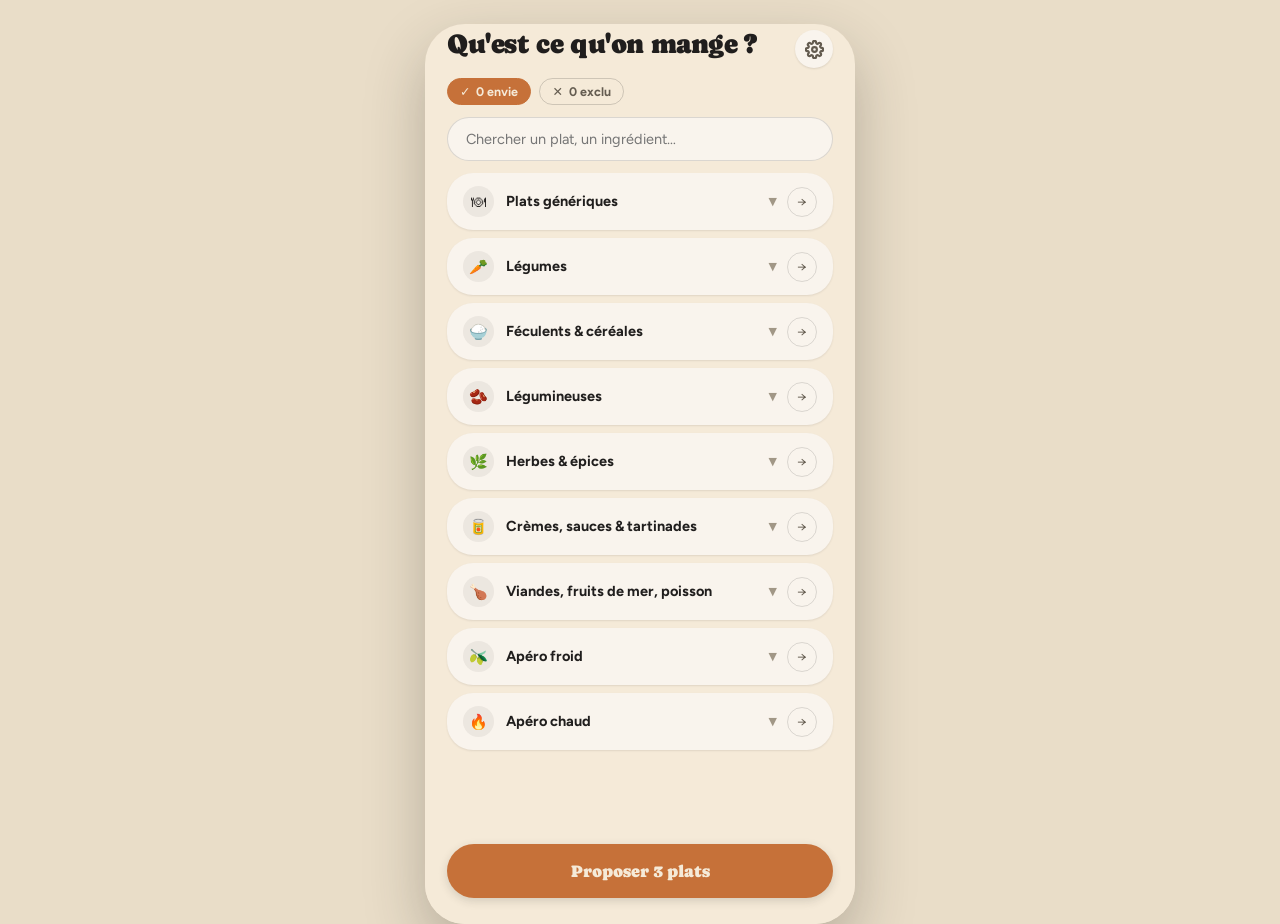
<file: app/index.html>
<!DOCTYPE html>
<html lang="fr">
<head>
<meta charset="utf-8">
<meta name="viewport" content="width=device-width, initial-scale=1, viewport-fit=cover">
<title>Qu'est ce qu'on mange ?</title>
<meta name="description" content="Coche tes envies, l'app te propose trois plats pour ce soir.">
<meta name="theme-color" content="#c67139">
<link rel="manifest" href="./manifest.webmanifest">
<link rel="icon" href="./icons/icon-192.png">
<link rel="apple-touch-icon" href="./icons/apple-touch-icon.png">
<meta name="apple-mobile-web-app-capable" content="yes">
<meta name="apple-mobile-web-app-status-bar-style" content="black-translucent">
<meta name="apple-mobile-web-app-title" content="Qu'est ce qu'on mange ?">
<link rel="preconnect" href="https://fonts.googleapis.com">
<link rel="preconnect" href="https://fonts.gstatic.com" crossorigin>
<link rel="stylesheet" href="https://fonts.googleapis.com/css2?family=Caprasimo&family=Figtree:wght@400;500;600;700;800&display=swap">
<link rel="stylesheet" href="./styles.css">
</head>
<body>
<div id="app">
  <div id="screen" class="screen"></div>
</div>
<script type="module" src="./app.js"></script>
</body>
</html>
</file>
<file: app/styles.css>
:root {
  --color-bg: #f5ead8;
  --color-page: #e9ddc8;
  --color-surface: #f9f4ed;
  --color-text: #201e1d;
  --color-accent: #c67139;
  --color-accent-dark: #8c491a;
  --color-accent-mid: #b2622d;
  --color-accent-100: #ffe1d0;
  --color-accent-2: #7a8a5e;
  --color-accent-2-deep: #3d472b;
  --color-accent-2-100: #f0fae1;
  --color-accent-2-200: #ccdbb2;
  --color-accent-2-500: #8fa073;
  --color-muted: #645c50;
  --color-muted-2: #82796a;
  --color-muted-3: #a19786;
  --color-line: #dcd3c4;
  --font-heading: "Caprasimo", system-ui, sans-serif;
  --font-body: "Figtree", system-ui, sans-serif;
}

* { box-sizing: border-box; }

html, body {
  height: 100%;
  margin: 0;
}

body {
  background: var(--color-page);
  font-family: var(--font-body);
  color: var(--color-text);
  -webkit-tap-highlight-color: transparent;
}

#app {
  width: 100%;
  min-height: 100dvh;
}

#screen {
  height: 100dvh;
  display: flex;
  flex-direction: column;
  position: relative;
  overflow: hidden;
  background: var(--color-bg);
}

@media (min-width: 560px) {
  #app {
    max-width: 430px;
    margin: 0 auto;
  }
  #screen {
    height: min(100dvh, 900px);
    margin: 24px auto;
    border-radius: 40px;
    box-shadow: 0 24px 60px rgba(46, 43, 37, .28);
  }
}

button {
  font-family: inherit;
  border: none;
  background: none;
  padding: 0;
  cursor: pointer;
  color: inherit;
}

a { color: inherit; }

.scr-head { flex: none; padding: 6px 22px 12px; }

.scrl {
  flex: 1;
  overflow-y: auto;
  -webkit-overflow-scrolling: touch;
  padding: 0 22px 120px;
}
.scrl::-webkit-scrollbar { width: 0; }

/* ---- shared bits ---- */

.icon-btn {
  width: 38px; height: 38px; flex: none;
  border-radius: 50%;
  background: var(--color-surface);
  display: flex; align-items: center; justify-content: center;
  font-size: 16px;
  box-shadow: 0 1px 2px rgba(46, 43, 37, .12);
  color: var(--color-muted);
}

.row-with-back { display: flex; align-items: center; gap: 12px; }

.screen-title {
  font: 400 23px/1.05 var(--font-heading);
  letter-spacing: -.015em;
}

.search-input {
  margin-top: 12px;
  width: 100%;
  height: 44px;
  border-radius: 999px;
  border: 1.5px solid rgba(32, 30, 29, .14);
  background: var(--color-surface);
  padding: 0 18px;
  font: 400 14.5px var(--font-body);
  color: var(--color-text);
  outline: none;
}
.search-input:focus-visible { outline: 2px solid var(--color-accent); outline-offset: 2px; }

:focus-visible { outline: 2px solid var(--color-accent); outline-offset: 2px; }

.muted-label { font-size: 12px; font-weight: 600; color: var(--color-muted-2); margin: 2px 0 12px; }
.muted { color: var(--color-muted-2); }
.empty-note { padding: 26px 4px; font-size: 13.5px; color: var(--color-muted-3); }
.link-action { font-size: 12.5px; font-weight: 700; color: var(--color-accent-dark); cursor: pointer; }
.section-label {
  font: 700 11.5px var(--font-body);
  letter-spacing: .08em;
  text-transform: uppercase;
  color: var(--color-muted-2);
  margin-bottom: 12px;
}

.pill-wrap { display: flex; flex-wrap: wrap; gap: 7px; }

.pill {
  padding: 8px 13px;
  border-radius: 999px;
  font-size: 13.5px;
  font-weight: 600;
  line-height: 1.15;
  cursor: pointer;
  user-select: none;
  border: 1.5px solid transparent;
}
.pill-big { padding: 9px 15px; font-size: 14.5px; line-height: 1.2; }
.pill-neutral { background: var(--color-surface); color: var(--color-text); border-color: rgba(32, 30, 29, .16); }
.pill-yes { background: var(--color-accent); color: var(--color-bg); border-color: var(--color-accent); }
.pill-no { background: transparent; color: var(--color-muted-3); border: 1.5px dashed var(--color-line); text-decoration: line-through; }
.pill-more { background: var(--color-accent-2-100); color: var(--color-accent-2-deep); border-color: var(--color-accent-2-200); font-weight: 700; }
.pill-clear { display: inline-flex; align-items: center; gap: 8px; padding: 8px 11px 8px 13px; }
.pill-clear-x { font-size: 12px; opacity: .75; }

.toast {
  position: absolute; left: 22px; right: 22px; bottom: 92px;
  padding: 12px 18px; border-radius: 999px;
  background: var(--color-accent-2-deep); color: var(--color-accent-2-100);
  font-size: 13.5px; font-weight: 600; text-align: center;
  box-shadow: 0 12px 32px rgba(46, 43, 37, .22);
}

.bottom-bar {
  position: absolute; left: 0; right: 0; bottom: 0;
  padding: 14px 22px calc(26px + env(safe-area-inset-bottom, 0px));
  background: linear-gradient(to top, var(--color-bg) 62%, rgba(245, 234, 216, 0));
}
.bottom-bar-split { display: flex; gap: 10px; }

.btn {
  height: 54px;
  border-radius: 999px;
  display: flex; align-items: center; justify-content: center; gap: 8px;
  font: 400 17px var(--font-heading);
  cursor: pointer;
}
.btn-primary { background: var(--color-accent); color: var(--color-bg); box-shadow: 0 3px 10px rgba(46, 43, 37, .16); }
.btn-primary:hover { background: var(--color-accent-mid); }
.btn-disabled { background: #c0b6a5; color: var(--color-bg); cursor: default; }
.btn-outline {
  height: 52px;
  border: 1.5px solid rgba(32, 30, 29, .16);
  color: var(--color-text);
  background: var(--color-surface);
  font: 700 14.5px var(--font-body);
}
.btn-warn { color: var(--color-accent-dark); background: transparent; height: 50px; }
.btn-dashed {
  margin-top: 6px; height: 48px;
  border: 1.5px dashed rgba(32, 30, 29, .2);
  color: var(--color-muted); font: 700 14px var(--font-body);
}
.btn-circle {
  width: 54px; height: 54px; flex: none;
  border-radius: 50%;
  border: 1.5px solid rgba(32, 30, 29, .16);
  font-size: 17px; color: var(--color-muted);
}

/* ---- home ---- */

.home-title-row { display: flex; align-items: flex-start; justify-content: space-between; gap: 12px; }
.app-title { font: 400 27px/1.05 var(--font-heading); letter-spacing: -.015em; }

.chip-row { display: flex; align-items: center; gap: 8px; margin-top: 10px; }
.chip {
  display: inline-flex; align-items: center; gap: 6px;
  padding: 5px 12px; border-radius: 999px;
  cursor: pointer; user-select: none;
  font-size: 12.5px; font-weight: 700;
  border: 1.5px solid transparent;
}
.chip-yes { background: var(--color-accent); color: var(--color-bg); border-color: var(--color-accent); }
.chip-yes.chip-active { background: var(--color-accent-dark); border-color: var(--color-accent-dark); }
.chip-no { background: transparent; color: var(--color-muted); border-color: rgba(32, 30, 29, .18); }
.chip-no.chip-active { background: var(--color-text); color: var(--color-bg); border-color: var(--color-text); }

.panel-head { display: flex; align-items: center; justify-content: space-between; gap: 10px; margin: 2px 0 12px; }

.cat-card {
  margin-bottom: 8px;
  background: var(--color-surface);
  border-radius: 26px;
  overflow: hidden;
  box-shadow: 0 1px 2px rgba(46, 43, 37, .1);
}
.cat-card-row { display: flex; align-items: center; gap: 10px; padding: 13px 16px; }
.cat-card-main { flex: 1; display: flex; align-items: center; gap: 12px; cursor: pointer; user-select: none; min-width: 0; }
.cat-emoji {
  width: 31px; height: 31px; flex: none; border-radius: 50%;
  display: flex; align-items: center; justify-content: center; font-size: 15px;
}
.cat-name { flex: 1; font: 700 14.5px/1.25 var(--font-body); }
.cat-count { font-size: 12px; font-weight: 700; color: var(--color-accent-mid); white-space: nowrap; }
.cat-chevron { font-size: 11px; color: var(--color-muted-3); display: inline-block; }
.cat-open-btn {
  width: 30px; height: 30px; flex: none; border-radius: 50%;
  border: 1.5px solid rgba(32, 30, 29, .14);
  display: flex; align-items: center; justify-content: center;
  font-size: 13px; color: var(--color-muted);
}
.cat-card-body { padding: 2px 16px 16px; border-top: 1px solid rgba(32, 30, 29, .07); }

/* ---- category screen ---- */

.filter-row { display: flex; gap: 7px; margin-top: 12px; }
.filter-chip {
  padding: 6px 13px; border-radius: 999px; font-size: 12.5px; font-weight: 700;
  cursor: pointer; user-select: none; background: transparent; color: var(--color-muted);
  border: 1.5px solid rgba(32, 30, 29, .16);
}
.filter-chip.filter-active { background: var(--color-text); color: var(--color-bg); border-color: var(--color-text); }

/* ---- result ---- */

.result-intro { font-size: 13px; color: var(--color-muted); margin-bottom: 16px; }
.proposal-card {
  margin-bottom: 12px; padding: 20px; border-radius: 28px;
  background: var(--color-surface); border: 1.5px solid rgba(32, 30, 29, .08);
  cursor: pointer; box-shadow: 0 3px 10px rgba(46, 43, 37, .1);
}
.proposal-card.proposal-invented { background: var(--color-accent-2-100); border-color: var(--color-accent-2-200); }
.proposal-tag-row { display: flex; align-items: center; gap: 8px; margin-bottom: 10px; }
.tag-pill {
  padding: 4px 10px; border-radius: 999px; font-size: 10.5px; font-weight: 800;
  letter-spacing: .06em; text-transform: uppercase;
}
.tag-list { background: var(--color-accent-100); color: var(--color-accent-dark); }
.tag-invented { background: var(--color-accent-2); color: var(--color-accent-2-100); }
.proposal-rank { font-size: 11.5px; font-weight: 700; color: var(--color-muted-2); }
.proposal-name { font: 400 26px/1.05 var(--font-heading); letter-spacing: -.015em; margin-bottom: 8px; }
.proposal-why { font-size: 13.5px; line-height: 1.5; color: var(--color-muted); }

/* ---- dish ---- */

.photo-slot {
  position: relative; width: 100%; height: 178px; margin-bottom: 20px;
  border-radius: 28px; overflow: hidden; background: var(--color-surface);
}
.photo-slot img { width: 100%; height: 100%; object-fit: cover; display: block; }
.photo-placeholder {
  width: 100%; height: 100%;
  display: flex; flex-direction: column; align-items: center; justify-content: center; gap: 8px;
  color: var(--color-muted-3);
  border: 1.5px dashed rgba(32, 30, 29, .16);
  border-radius: 28px;
  font-size: 13px; font-weight: 600; text-align: center;
  cursor: pointer;
}
.photo-slot.drag-over .photo-placeholder { background: var(--color-accent-100); border-color: var(--color-accent); color: var(--color-accent-dark); }
.photo-remove {
  position: absolute; top: 10px; right: 10px;
  width: 28px; height: 28px; border-radius: 50%;
  background: rgba(32, 30, 29, .55); color: #fff;
  display: flex; align-items: center; justify-content: center; font-size: 13px;
}
.photo-credit {
  position: absolute; left: 10px; bottom: 10px;
  padding: 4px 10px; border-radius: 999px;
  background: rgba(32, 30, 29, .55); color: #fff;
  font-size: 10.5px; font-weight: 600; text-decoration: none;
}
.photo-credit:hover { background: rgba(32, 30, 29, .72); }
.photo-replace-hint {
  position: absolute; top: 10px; right: 10px;
  width: 28px; height: 28px; border-radius: 50%;
  background: rgba(32, 30, 29, .55); color: #fff;
  display: flex; align-items: center; justify-content: center;
  pointer-events: none;
}
.photo-replace-hint svg { width: 14px; height: 14px; }
.photo-input { position: absolute; inset: 0; opacity: 0; pointer-events: none; }

.dish-name { font: 400 36px/1.02 var(--font-heading); letter-spacing: -.02em; }
.dish-why { margin-top: 10px; font-size: 13.5px; color: var(--color-muted); }

.tag-neutral { background: var(--color-surface); color: var(--color-text); border: 1.5px solid rgba(32, 30, 29, .14); padding: 8px 14px; font-size: 14px; font-weight: 600; border-radius: 999px; text-transform: none; letter-spacing: 0; }
.tag-have { background: var(--color-accent); color: var(--color-bg); border: 1.5px solid var(--color-accent); padding: 8px 14px; font-size: 14px; font-weight: 600; border-radius: 999px; text-transform: none; letter-spacing: 0; }

.recipe-list { display: flex; flex-direction: column; gap: 8px; margin-top: 12px; }
.recipe-row {
  display: flex; align-items: center; gap: 12px;
  padding: 14px 16px; border-radius: 22px;
  background: var(--color-surface); text-decoration: none; color: var(--color-text);
  box-shadow: 0 1px 2px rgba(46, 43, 37, .1);
}
.recipe-badge {
  width: 32px; height: 32px; flex: none; border-radius: 50%;
  background: var(--color-accent-2-100); display: flex; align-items: center; justify-content: center;
  font: 700 12.5px var(--font-body); color: var(--color-accent-2-deep);
}
.recipe-text { flex: 1; min-width: 0; }
.recipe-site { display: block; font-size: 14.5px; font-weight: 700; }
.recipe-label { display: block; font-size: 12.5px; color: var(--color-muted-2); margin-top: 1px; }
.recipe-arrow { font-size: 14px; color: var(--color-muted-3); }

/* ---- settings ---- */

.card { padding: 20px; border-radius: 28px; background: var(--color-surface); box-shadow: 0 1px 2px rgba(46, 43, 37, .1); }
.body-text { font-size: 13.5px; line-height: 1.6; color: var(--color-muted); }
.affinity-row { margin-bottom: 12px; }
.affinity-row:last-child { margin-bottom: 0; }
.affinity-label { display: flex; justify-content: space-between; font-size: 13.5px; font-weight: 600; margin-bottom: 5px; }
.affinity-track { height: 7px; border-radius: 999px; background: rgba(32, 30, 29, .08); overflow: hidden; }
.affinity-fill { height: 100%; border-radius: 999px; background: var(--color-accent-2-500); }

.toggle-row {
  display: flex; align-items: center; gap: 14px;
  padding: 16px 18px; margin-bottom: 10px; border-radius: 24px;
  background: var(--color-surface); cursor: pointer;
  box-shadow: 0 1px 2px rgba(46, 43, 37, .1);
}
.toggle-text { flex: 1; }
.toggle-name { font-size: 14.5px; font-weight: 700; }
.toggle-desc { font-size: 12.5px; color: var(--color-muted-2); line-height: 1.45; margin-top: 2px; }
.switch {
  width: 46px; height: 27px; flex: none; border-radius: 999px;
  background: rgba(32, 30, 29, .16); padding: 3px;
  display: flex; justify-content: flex-start; align-items: center;
  transition: background .15s;
}
.switch.switch-on { background: var(--color-accent-2); justify-content: flex-end; }
.switch-knob { width: 21px; height: 21px; border-radius: 50%; background: var(--color-surface); box-shadow: 0 1px 2px rgba(46, 43, 37, .25); }

.history-line { margin-top: 14px; font-size: 12px; line-height: 1.6; color: var(--color-muted-3); }

/* ---- add ---- */

.cat-choice {
  padding: 9px 15px; border-radius: 999px; font-size: 14px; font-weight: 600;
  cursor: pointer; user-select: none;
  background: var(--color-surface); color: var(--color-text);
  border: 1.5px solid rgba(32, 30, 29, .14);
}
.cat-choice.cat-choice-active { background: var(--color-text); color: var(--color-bg); border-color: var(--color-text); }

.info-box {
  margin-top: 26px; padding: 18px; border-radius: 24px;
  background: var(--color-accent-2-100); font-size: 13px; line-height: 1.55; color: var(--color-accent-2-deep);
}

@media (prefers-color-scheme: dark) {
  /* The Organic system is a light, warm palette by design (cream ground, terracotta accent) —
     it does not define a dark variant, so the app intentionally stays on the light palette
     in both modes rather than improvising colors the design didn't specify. */
}
</file>
